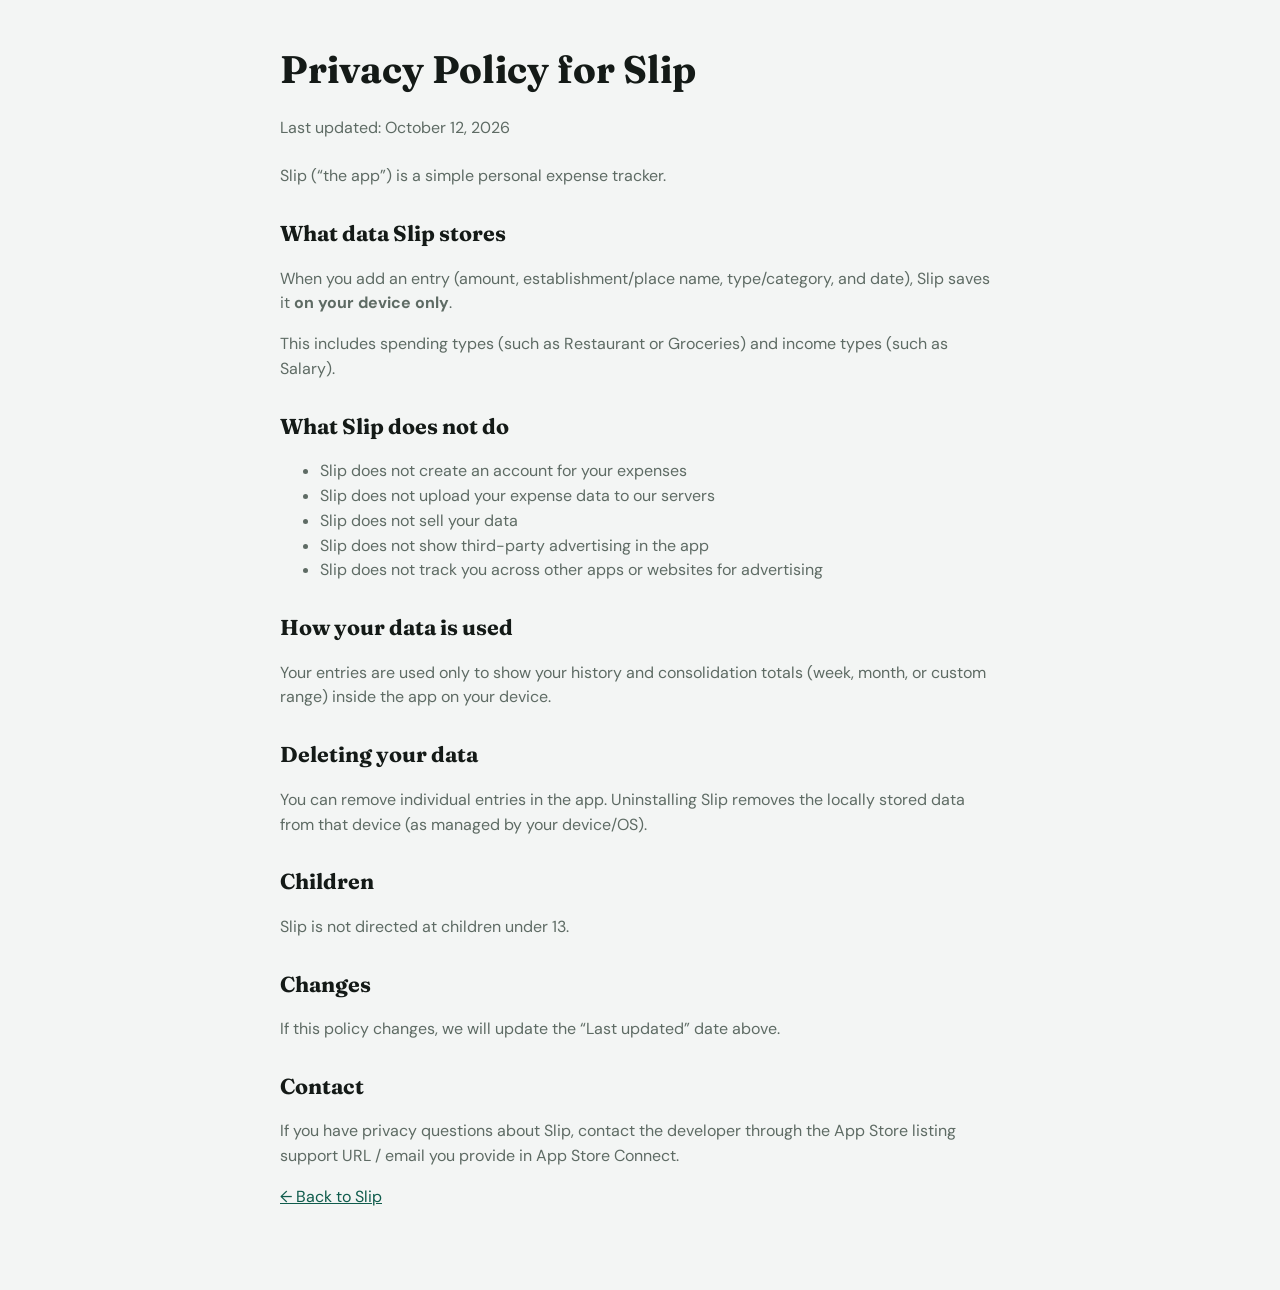
<file: privacy.html>
<!DOCTYPE html>
<html lang="en">
  <head>
    <meta charset="UTF-8" />
    <meta name="viewport" content="width=device-width, initial-scale=1" />
    <title>Slip Privacy Policy</title>
    <link rel="preconnect" href="https://fonts.googleapis.com" />
    <link rel="preconnect" href="https://fonts.gstatic.com" crossorigin />
    <link
      href="https://fonts.googleapis.com/css2?family=DM+Sans:wght@400;600&family=Fraunces:opsz,wght@9..144,600&display=swap"
      rel="stylesheet"
    />
    <style>
      body {
        margin: 0;
        font-family: "DM Sans", sans-serif;
        color: #141a17;
        background: #f3f5f4;
        line-height: 1.55;
      }
      main {
        width: min(720px, 100%);
        margin: 0 auto;
        padding: 40px 20px 64px;
      }
      h1 {
        font-family: Fraunces, Georgia, serif;
        font-size: 2.4rem;
        margin: 0 0 8px;
      }
      h2 {
        font-family: Fraunces, Georgia, serif;
        font-size: 1.35rem;
        margin: 28px 0 8px;
      }
      p,
      li {
        color: #5e6b64;
      }
      .meta {
        color: #5e6b64;
        margin-bottom: 24px;
      }
      a {
        color: #0f5c4c;
      }
    </style>
  </head>
  <body>
    <main>
      <h1>Privacy Policy for Slip</h1>
      <p class="meta">Last updated: October 12, 2026</p>
      <p>
        Slip (“the app”) is a simple personal expense tracker.
      </p>
      <h2>What data Slip stores</h2>
      <p>
        When you add an entry (amount, establishment/place name, type/category,
        and date), Slip saves it <strong>on your device only</strong>.
      </p>
      <p>
        This includes spending types (such as Restaurant or Groceries) and
        income types (such as Salary).
      </p>
      <h2>What Slip does not do</h2>
      <ul>
        <li>Slip does not create an account for your expenses</li>
        <li>Slip does not upload your expense data to our servers</li>
        <li>Slip does not sell your data</li>
        <li>Slip does not show third-party advertising in the app</li>
        <li>Slip does not track you across other apps or websites for advertising</li>
      </ul>
      <h2>How your data is used</h2>
      <p>
        Your entries are used only to show your history and consolidation totals
        (week, month, or custom range) inside the app on your device.
      </p>
      <h2>Deleting your data</h2>
      <p>
        You can remove individual entries in the app. Uninstalling Slip removes
        the locally stored data from that device (as managed by your device/OS).
      </p>
      <h2>Children</h2>
      <p>Slip is not directed at children under 13.</p>
      <h2>Changes</h2>
      <p>
        If this policy changes, we will update the “Last updated” date above.
      </p>
      <h2>Contact</h2>
      <p>
        If you have privacy questions about Slip, contact the developer through
        the App Store listing support URL / email you provide in App Store
        Connect.
      </p>
      <p><a href="/">← Back to Slip</a></p>
    </main>
  </body>
</html>
</file>
